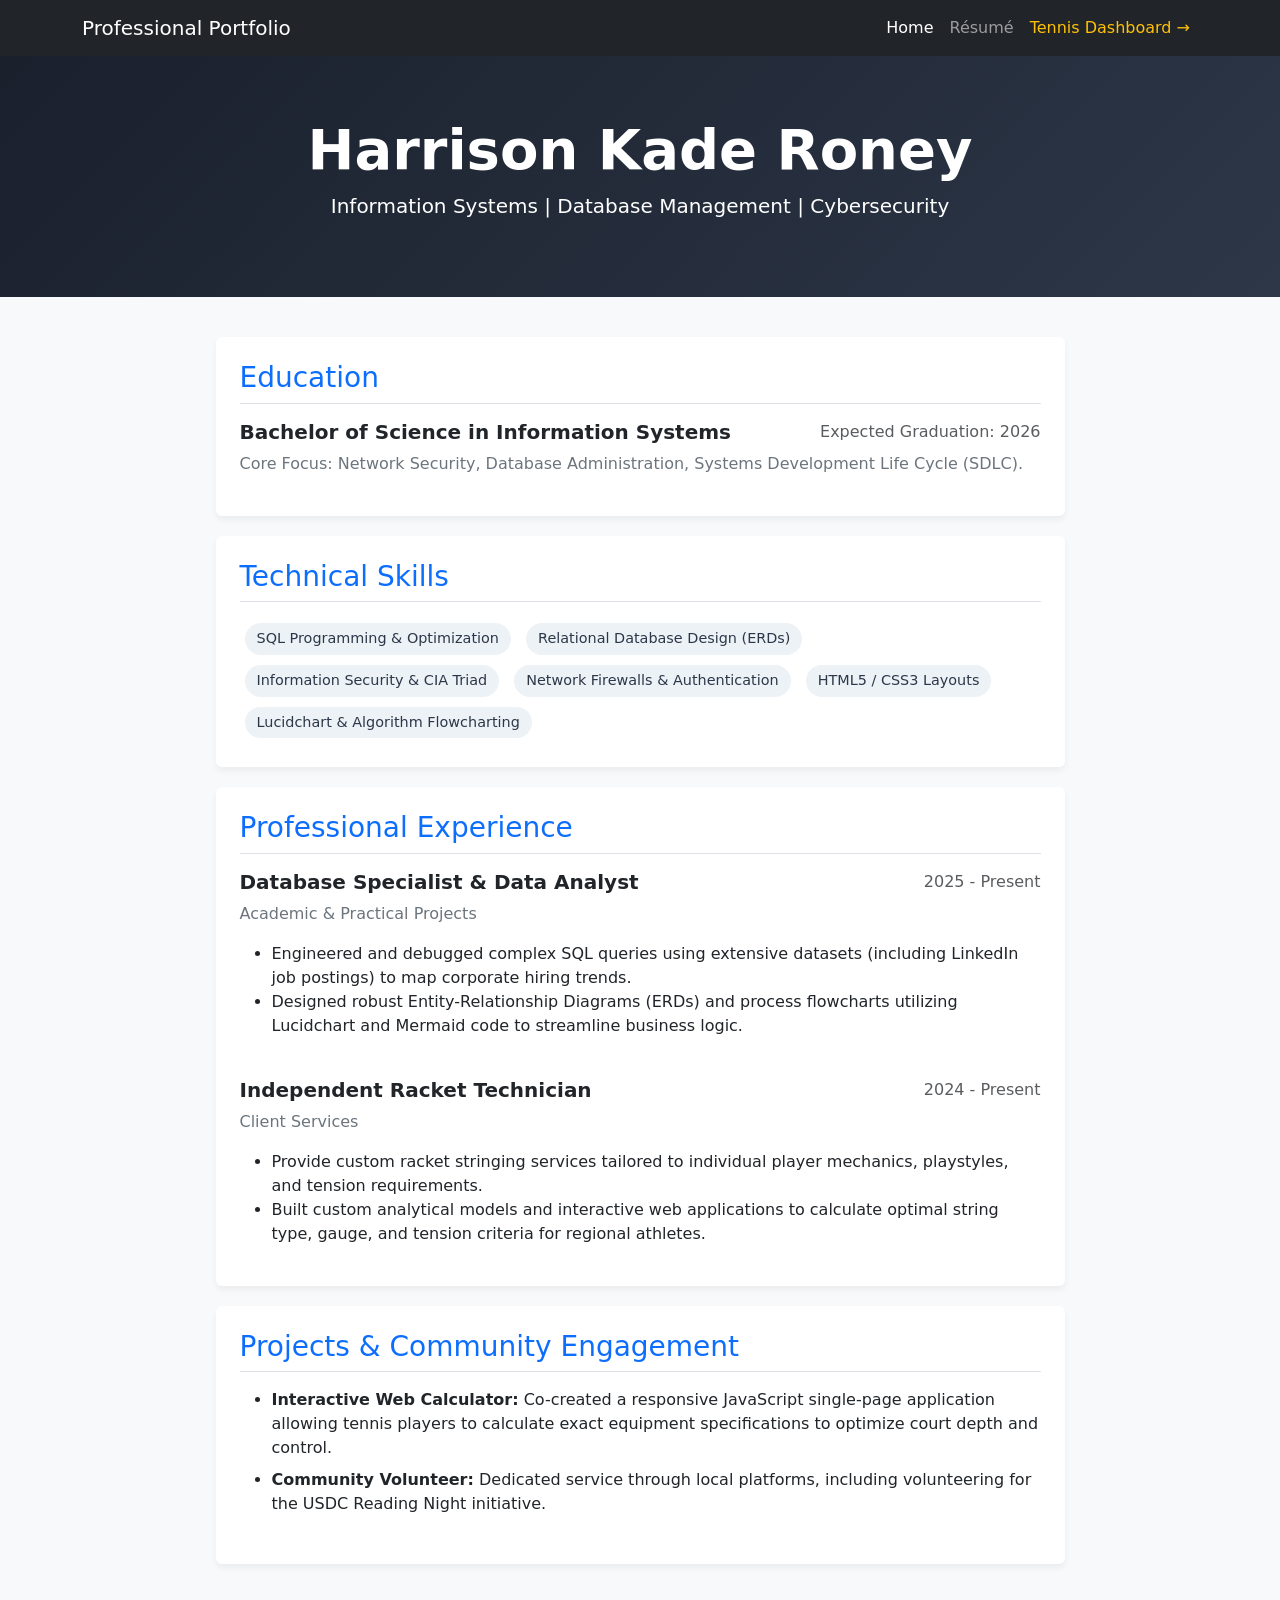
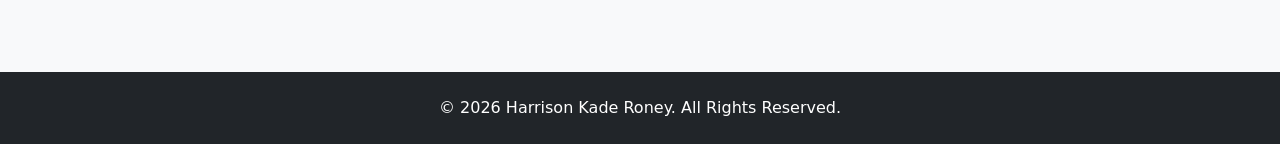
<file: index.html>
<!DOCTYPE html>
<html lang="en">
<head>
    <meta charset="UTF-8">
    <meta name="viewport" content="width=device-width, initial-scale=1.0">
    <title>Professional Profile & Résumé</title>
    <link href="https://cdn.jsdelivr.net/npm/bootstrap@5.3.3/dist/css/bootstrap.min.css" rel="stylesheet">
    <style>
        .hero-section {
            background: linear-gradient(135deg, #1a202c 0%, #2d3748 100%);
            color: white;
            padding: 60px 0;
        }
        .resume-section {
            padding: 40px 0;
        }
        .card {
            border: none;
            box-shadow: 0 4px 6px rgba(0,0,0,0.05);
            margin-bottom: 20px;
        }
        .tech-badge {
            background-color: #edf2f7;
            color: #2d3748;
            padding: 5px 12px;
            border-radius: 20px;
            display: inline-block;
            margin: 5px;
            font-size: 0.9rem;
            font-weight: 500;
        }
    </style>
</head>
<body class="bg-light">

    <nav class="navbar navbar-expand-lg navbar-dark bg-dark sticky-top">
        <div class="container">
            <a class="navbar-brand" href="#">Professional Portfolio</a>
            <div class="navbar-nav ms-auto">
                <a class="nav-link active" href="#top">Home</a>
                <a class="nav-link" href="#resume">Résumé</a>
                <a class="nav-link text-warning" href="scratch.html">Tennis Dashboard →</a>
            </div>
        </div>
    </nav>

    <header class="hero-section text-center" id="top">
        <div class="container">
            <h1 class="display-4 fw-bold">Harrison Kade Roney</h1>
            <p class="lead">Information Systems | Database Management | Cybersecurity</p>
        </div>
    </header>

    <main class="container resume-section" id="resume">
        <div class="row justify-content-center">
            <div class="col-lg-9">
                
                <div class="card p-4">
                    <h3 class="text-primary border-bottom pb-2 mb-3">Education</h3>
                    <div class="d-flex justify-content-between complex-align">
                        <h5><strong>Bachelor of Science in Information Systems</strong></h5>
                        <span class="text-muted">Expected Graduation: 2026</span>
                    </div>
                    <p class="text-secondary">Core Focus: Network Security, Database Administration, Systems Development Life Cycle (SDLC).</p>
                </div>

                <div class="card p-4">
                    <h3 class="text-primary border-bottom pb-2 mb-3">Technical Skills</h3>
                    <div>
                        <span class="tech-badge">SQL Programming & Optimization</span>
                        <span class="tech-badge">Relational Database Design (ERDs)</span>
                        <span class="tech-badge">Information Security & CIA Triad</span>
                        <span class="tech-badge">Network Firewalls & Authentication</span>
                        <span class="tech-badge">HTML5 / CSS3 Layouts</span>
                        <span class="tech-badge">Lucidchart & Algorithm Flowcharting</span>
                    </div>
                </div>

                <div class="card p-4">
                    <h3 class="text-primary border-bottom pb-2 mb-3">Professional Experience</h3>
                    
                    <div class="mb-4">
                        <div class="d-flex justify-content-between">
                            <h5><strong>Database Specialist & Data Analyst</strong></h5>
                            <span class="text-muted">2025 - Present</span>
                        </div>
                        <p class="text-secondary italic">Academic & Practical Projects</p>
                        <ul>
                            <li>Engineered and debugged complex SQL queries using extensive datasets (including LinkedIn job postings) to map corporate hiring trends.</li>
                            <li>Designed robust Entity-Relationship Diagrams (ERDs) and process flowcharts utilizing Lucidchart and Mermaid code to streamline business logic.</li>
                        </ul>
                    </div>

                    <div>
                        <div class="d-flex justify-content-between">
                            <h5><strong>Independent Racket Technician</strong></h5>
                            <span class="text-muted">2024 - Present</span>
                        </div>
                        <p class="text-secondary italic">Client Services</p>
                        <ul>
                            <li>Provide custom racket stringing services tailored to individual player mechanics, playstyles, and tension requirements.</li>
                            <li>Built custom analytical models and interactive web applications to calculate optimal string type, gauge, and tension criteria for regional athletes.</li>
                        </ul>
                    </div>
                </div>

                <div class="card p-4">
                    <h3 class="text-primary border-bottom pb-2 mb-3">Projects & Community Engagement</h3>
                    <ul>
                        <li class="mb-2"><strong>Interactive Web Calculator:</strong> Co-created a responsive JavaScript single-page application allowing tennis players to calculate exact equipment specifications to optimize court depth and control.</li>
                        <li class="mb-2"><strong>Community Volunteer:</strong> Dedicated service through local platforms, including volunteering for the USDC Reading Night initiative.</li>
                    </ul>
                </div>

            </div>
        </div>
    </main>

    <footer class="bg-dark text-white text-center py-4 mt-5">
        <div class="container">
            <p class="mb-0">&copy; 2026 Harrison Kade Roney. All Rights Reserved.</p>
        </div>
    </footer>

    <script src="https://cdn.jsdelivr.net/npm/bootstrap@5.3.3/dist/js/bootstrap.bundle.min.js"></script>
</body>
</html>
</file>
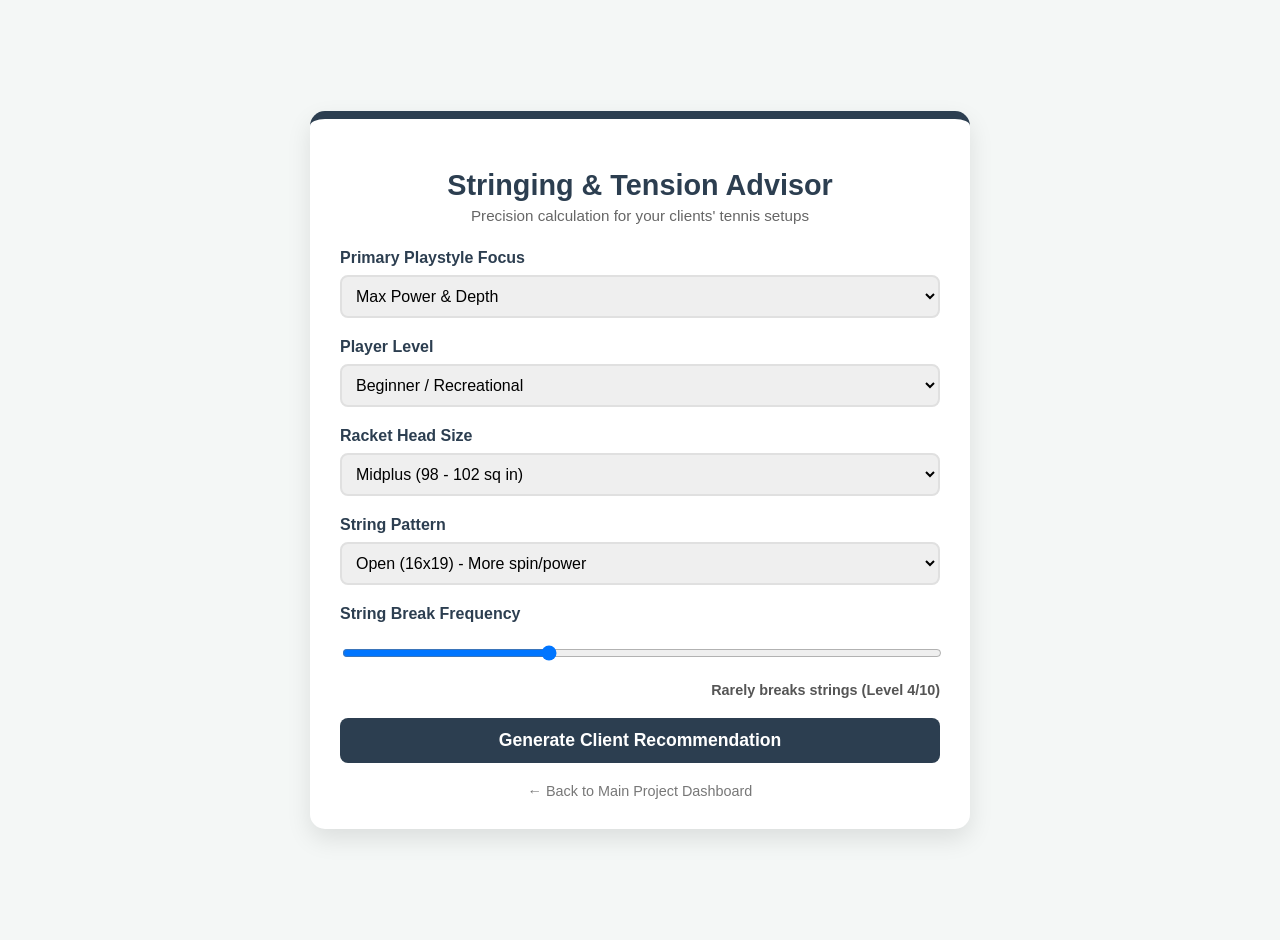
<file: app.html>
<!DOCTYPE html>
<html lang="en">
<head>
    <meta charset="UTF-8">
    <meta name="viewport" content="width=device-width, initial-scale=1.0">
    <title>Custom Racket & String Tension Calculator</title>
    <style>
        :root {
            --primary-color: #2c3e50;
            --accent-color: #ccff00; /* Tennis Ball Yellow */
            --bg-color: #f4f7f6;
            --card-bg: #ffffff;
            --text-dark: #333333;
        }

        body {
            font-family: 'Segoe UI', Tahoma, Geneva, Verdana, sans-serif;
            background-color: var(--bg-color);
            color: var(--text-dark);
            margin: 0;
            padding: 20px;
            display: flex;
            justify-content: center;
            align-items: center;
            min-height: 100vh;
        }

        .app-container {
            background-color: var(--card-bg);
            padding: 30px;
            border-radius: 15px;
            box-shadow: 0 10px 25px rgba(0,0,0,0.1);
            max-width: 600px;
            width: 100%;
            border-top: 8px solid var(--primary-color);
        }

        h1 {
            color: var(--primary-color);
            text-align: center;
            margin-bottom: 5px;
            font-size: 1.8rem;
        }

        .subtitle {
            text-align: center;
            color: #666;
            margin-bottom: 25px;
            font-size: 0.95rem;
        }

        .form-group {
            margin-bottom: 20px;
        }

        label {
            display: block;
            font-weight: 600;
            margin-bottom: 8px;
            color: var(--primary-color);
        }

        select, input[type="range"] {
            width: 100%;
            padding: 10px;
            border: 2px solid #e0e0e0;
            border-radius: 8px;
            box-sizing: border-box;
            font-size: 1rem;
            transition: border-color 0.3s;
        }

        select:focus {
            border-color: var(--primary-color);
            outline: none;
        }

        .slider-val {
            text-align: right;
            font-size: 0.9rem;
            color: #555;
            font-weight: bold;
            margin-top: 5px;
        }

        button {
            width: 100%;
            background-color: var(--primary-color);
            color: white;
            border: none;
            padding: 12px;
            font-size: 1.1rem;
            font-weight: bold;
            border-radius: 8px;
            cursor: pointer;
            transition: background-color 0.3s, transform 0.1s;
        }

        button:hover {
            background-color: #1a252f;
        }

        button:active {
            transform: scale(0.98);
        }

        /* Results Display Styling */
        .results-card {
            margin-top: 25px;
            padding: 20px;
            background-color: #f9fbf9;
            border-left: 5px solid var(--accent-color);
            border-radius: 6px;
            display: none;
        }

        .results-card h2 {
            margin-top: 0;
            color: var(--primary-color);
            font-size: 1.4rem;
        }

        .result-item {
            margin-bottom: 12px;
            font-size: 1.05rem;
        }

        .result-item strong {
            color: #2c3e50;
        }

        .badge {
            background-color: #e2f0d9;
            color: #385723;
            padding: 3px 8px;
            border-radius: 4px;
            font-size: 0.85rem;
            font-weight: bold;
        }

        .nav-back {
            display: block;
            text-align: center;
            margin-top: 20px;
            color: #777;
            text-decoration: none;
            font-size: 0.9rem;
        }

        .nav-back:hover {
            text-decoration: underline;
            color: var(--primary-color);
        }
    </style>
</head>
<body>

<div class="app-container">
    <h1>Stringing & Tension Advisor</h1>
    <div class="subtitle">Precision calculation for your clients' tennis setups</div>

    <div class="form-group">
        <label for="playstyle">Primary Playstyle Focus</label>
        <select id="playstyle">
            <option value="power">Max Power & Depth</option>
            <option value="control">Precision & Maximum Control</option>
            <option value="spin">Heavy Topspin / Baseline Rally</option>
            <option value="comfort">Arm Comfort & Shock Absorption</option>
        </select>
    </div>

    <div class="form-group">
        <label for="skill">Player Level</label>
        <select id="skill">
            <option value="beginner">Beginner / Recreational</option>
            <option value="intermediate">Intermediate (NTRP 3.0 - 4.0)</option>
            <option value="advanced">Advanced / Competitive (NTRP 4.5+)</option>
        </select>
    </div>

    <div class="form-group">
        <label for="headsize">Racket Head Size</label>
        <select id="headsize">
            <option value="95">Midsize (Under 97 sq in)</option>
            <option value="100" selected>Midplus (98 - 102 sq in)</option>
            <option value="105">Oversize (103+ sq in)</option>
        </select>
    </div>

    <div class="form-group">
        <label for="stringPattern">String Pattern</label>
        <select id="stringPattern">
            <option value="open">Open (16x19) - More spin/power</option>
            <option value="dense">Dense (18x20) - More control/string life</option>
        </select>
    </div>

    <div class="form-group">
        <label for="frequency">String Break Frequency</label>
        <input type="range" id="frequency" min="1" max="10" value="4">
        <div class="slider-val" id="frequency-val">Rarely breaks strings (Level 4/10)</div>
    </div>

    <button onclick="calculateSetup()">Generate Client Recommendation</button>

    <div class="results-card" id="results">
        <h2>Recommended Setup Details</h2>
        
        <div class="result-item">
            <strong>Recommended Tension:</strong> <span id="rec-tension" style="font-weight: bold; color: #d35400;">--</span>
        </div>
        
        <div class="result-item">
            <strong>Recommended String Type:</strong> <span id="rec-string">--</span>
        </div>
        
        <div class="result-item">
            <strong>Suggested Gauge:</strong> <span id="rec-gauge">--</span>
        </div>

        <div class="result-item">
            <strong>Stringing Note:</strong> <em id="rec-notes">--</em>
        </div>
    </div>

    <a href="scratch.html" class="nav-back">← Back to Main Project Dashboard</a>
</div>

<script>
    // Live slider value update
    const slider = document.getElementById('frequency');
    const sliderVal = document.getElementById('frequency-val');
    
    slider.oninput = function() {
        if (this.value <= 3) {
            sliderVal.innerHTML = `Rarely breaks strings (Level ${this.value}/10)`;
        } else if (this.value <= 7) {
            sliderVal.innerHTML = `Breaks every few weeks (Level ${this.value}/10)`;
        } else {
            sliderVal.innerHTML = `Frequent string breaker! (Level ${this.value}/10)`;
        }
    }

    // Dynamic calculator logic
    function calculateSetup() {
        const playstyle = document.getElementById('playstyle').value;
        const skill = document.getElementById('skill').value;
        const headsize = document.getElementById('headsize').value;
        const pattern = document.getElementById('stringPattern').value;
        const breakerLevel = parseInt(document.getElementById('frequency').value);

        // 1. Establish base baseline tension based on frame size
        let tension = 53; 
        if (headsize === "95") tension = 50; // Smaller heads need lower tension to keep sweet spot alive
        if (headsize === "105") tension = 56; // Larger heads need higher tension to control trampoline effect

        // 2. Adjust tension based on player intent
        if (playstyle === "power") tension -= 3;     // Loose strings = more power
        if (playstyle === "control") tension += 3;   // Tight strings = more control
        if (playstyle === "comfort") tension -= 2;   // Lower tension absorbs more impact

        // 3. Pattern adjustments
        if (pattern === "dense") tension -= 2; // 18x20 is naturally stiffer, drop tension to compensate

        // 4. Figure out String Type and Gauge recommendations based on style and durability needs
        let stringType = "";
        let gauge = "";
        let notes = "";

        if (playstyle === "comfort" || skill === "beginner") {
            stringType = "Premium Multifilament (e.g., Wilson NXT or Technifibre X-One BiPhase)";
            gauge = "16 (1.30mm) for balanced playability";
            notes = "Great choice for crisp feel and arm protection. Avoid polyester here to minimize joint shock.";
        } else if (breakerLevel >= 7 && skill === "advanced") {
            stringType = "Co-Polyester (e.g., Luxilon ALU Power or Babolat RPM Blast)";
            gauge = "15L (1.35mm) or 16 (1.30mm) for heavy durability";
            notes = "Client breaks strings quickly and has advanced mechanics. Poly will maximize control and spin snapback.";
        } else if (playstyle === "spin") {
            stringType = "Shaped Co-Poly / Co-Poly Hybrid";
            gauge = "17 (1.25mm) for enhanced bite and snap-back";
            notes = "Gives the ball excellent RPMs. If client complains of stiffness later, try hybridizing with a synthetic gut cross.";
        } else {
            // Default excellent all-around hybrid recommendation
            stringType = "Hybrid Setup (Co-Poly Mains / Synthetic Gut Crosses)";
            gauge = "16 (1.30mm) Mains / 16 Crosses";
            notes = "The best of both worlds. Delivers spin control from the mains, tempered by the comfort and budget-friendliness of synthetic gut.";
        }

        // Output results to UI safely
        document.getElementById('rec-tension').innerText = `${tension} lbs`;
        document.getElementById('rec-string').innerText = stringType;
        document.getElementById('rec-gauge').innerText = gauge;
        document.getElementById('rec-notes').innerText = notes;

        // Reveal the hidden results section smoothly
        document.getElementById('results').style.display = 'block';
    }
</script>

</body>
</html>
</file>
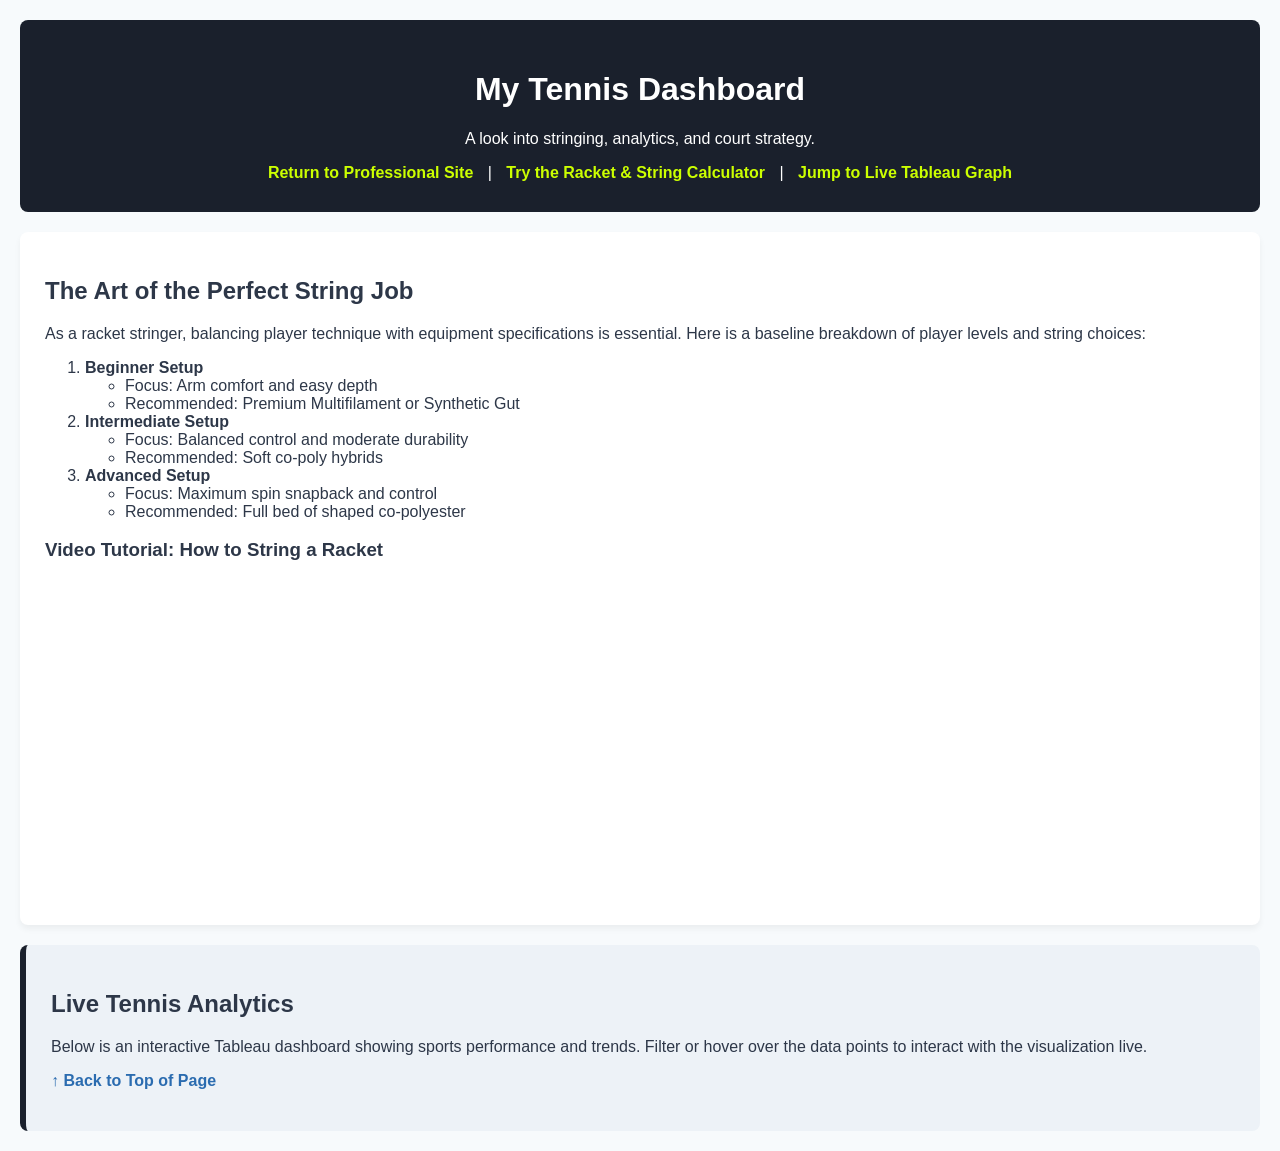
<file: scratch.html>
<!DOCTYPE html>
<html lang="en">
<head>
    <meta charset="UTF-8">
    <meta name="viewport" content="width=device-width, initial-scale=1.0">
    <title>Tennis Passion - From Scratch</title>
    <link rel="stylesheet" href="style.css">
</head>
<body>

    <div id="top"></div>

    <div class="header-box">
        <h1>My Tennis Dashboard</h1>
        <p>A look into stringing, analytics, and court strategy.</p>
        <nav>
            <a href="index.html" class="nav-link">Return to Professional Site</a> | 
            <a href="app.html" class="nav-link">Try the Racket & String Calculator</a> |
            <a href="#tableau-section" class="nav-link">Jump to Live Tableau Graph</a>
        </nav>
    </div>

    <div class="content-box">
        <h2>The Art of the Perfect String Job</h2>
        <p>As a racket stringer, balancing player technique with equipment specifications is essential. Here is a baseline breakdown of player levels and string choices:</p>
        
        <ol>
            <li><strong>Beginner Setup</strong>
                <ul>
                    <li>Focus: Arm comfort and easy depth</li>
                    <li>Recommended: Premium Multifilament or Synthetic Gut</li>
                </ul>
            </li>
            <li><strong>Intermediate Setup</strong>
                <ul>
                    <li>Focus: Balanced control and moderate durability</li>
                    <li>Recommended: Soft co-poly hybrids</li>
                </ul>
            </li>
            <li><strong>Advanced Setup</strong>
                <ul>
                    <li>Focus: Maximum spin snapback and control</li>
                    <li>Recommended: Full bed of shaped co-polyester</li>
                </ul>
            </li>
        </ol>

        <h3>Video Tutorial: How to String a Racket</h3>
        <div class="video-container">
            <iframe 
                width="560" 
                height="315" 
                src="https://www.youtube.com/embed/Obp4tmwRB1M" 
                title="YouTube video player" 
                frameborder="0" 
                allow="accelerometer; autoplay; clipboard-write; encrypted-media; gyroscope; picture-in-picture; web-share" 
                allowfullscreen>
            </iframe>
        </div>
    </div>

    <div class="tableau-box" id="tableau-section">
        <h2>Live Tennis Analytics</h2>
        <p>Below is an interactive Tableau dashboard showing sports performance and trends. Filter or hover over the data points to interact with the visualization live.</p>
        
        <div class="tableau-container">
           <div class='tableauPlaceholder' id='vizTennisServe' style='position: relative'>
    <noscript>
        <a href='#'>
            <img alt='Serve Story'
            src='https://public.tableau.com/static/images/Te/TennisServePatterns/ServeStory/1_rss.png'
            style='border:none' />
        </a>
    </noscript>

    <object class='tableauViz' style='display:none;'>
        <param name='host_url' value='https%3A%2F%2Fpublic.tableau.com%2F' />
        <param name='embed_code_version' value='3' />
        <param name='site_root' value='' />
        <param name='name' value='TennisServePatterns/ServeStory' />
        <param name='tabs' value='no' />
        <param name='toolbar' value='yes' />
        <param name='animate_transition' value='yes' />
        <param name='display_static_image' value='yes' />
        <param name='display_spinner' value='yes' />
        <param name='display_overlay' value='yes' />
        <param name='display_count' value='yes' />
        <param name='language' value='en-US' />
    </object>
</div>

<script type='text/javascript'>
    var divElement = document.getElementById('vizTennisServe');
    var vizElement = divElement.getElementsByTagName('object')[0];

    vizElement.style.width = '100%';
    vizElement.style.height = '700px';

    var scriptElement = document.createElement('script');
    scriptElement.src = 'https://public.tableau.com/javascripts/api/viz_v1.js';

    vizElement.parentNode.insertBefore(scriptElement, vizElement);
</script>
        </div>

        <p><a href="#top" class="back-to-top">↑ Back to Top of Page</a></p>
    </div>

</body>
</html>
</file>
<file: style.css>
/* Custom background color for the entire page */
body {
    background-color: #f7fafc;
    font-family: 'Helvetica Neue', Arial, sans-serif; /* Explicit font family */
    color: #2d3748; /* Explicit font color */
    margin: 0;
    padding: 20px;
}

/* Div 1 Styling: Header navigation block */
.header-box {
    background-color: #1a202c;
    color: #ffffff;
    padding: 30px;
    border-radius: 8px;
    margin-bottom: 20px;
    text-align: center;
}

.nav-link {
    color: #ccff00; /* Distinct highlight color */
    text-decoration: none;
    font-weight: bold;
    padding: 0 10px;
}

.nav-link:hover {
    text-decoration: underline;
}

/* Div 2 Styling: Main text content area */
.content-box {
    background-color: #ffffff;
    padding: 25px;
    border-radius: 8px;
    box-shadow: 0 4px 6px rgba(0, 0, 0, 0.05);
    margin-bottom: 20px;
}

/* Div 3 Styling: Tableau wrapper block */
.tableau-box {
    background-color: #edf2f7;
    padding: 25px;
    border-radius: 8px;
    border-left: 6px solid #1a202c;
}

/* Video wrapper layout configuration */
.video-container {
    margin-top: 20px;
    text-align: center;
}

/* Smooth jump navigation element styling */
.back-to-top {
    color: #2b6cb0;
    text-decoration: none;
    font-weight: bold;
}
</file>
